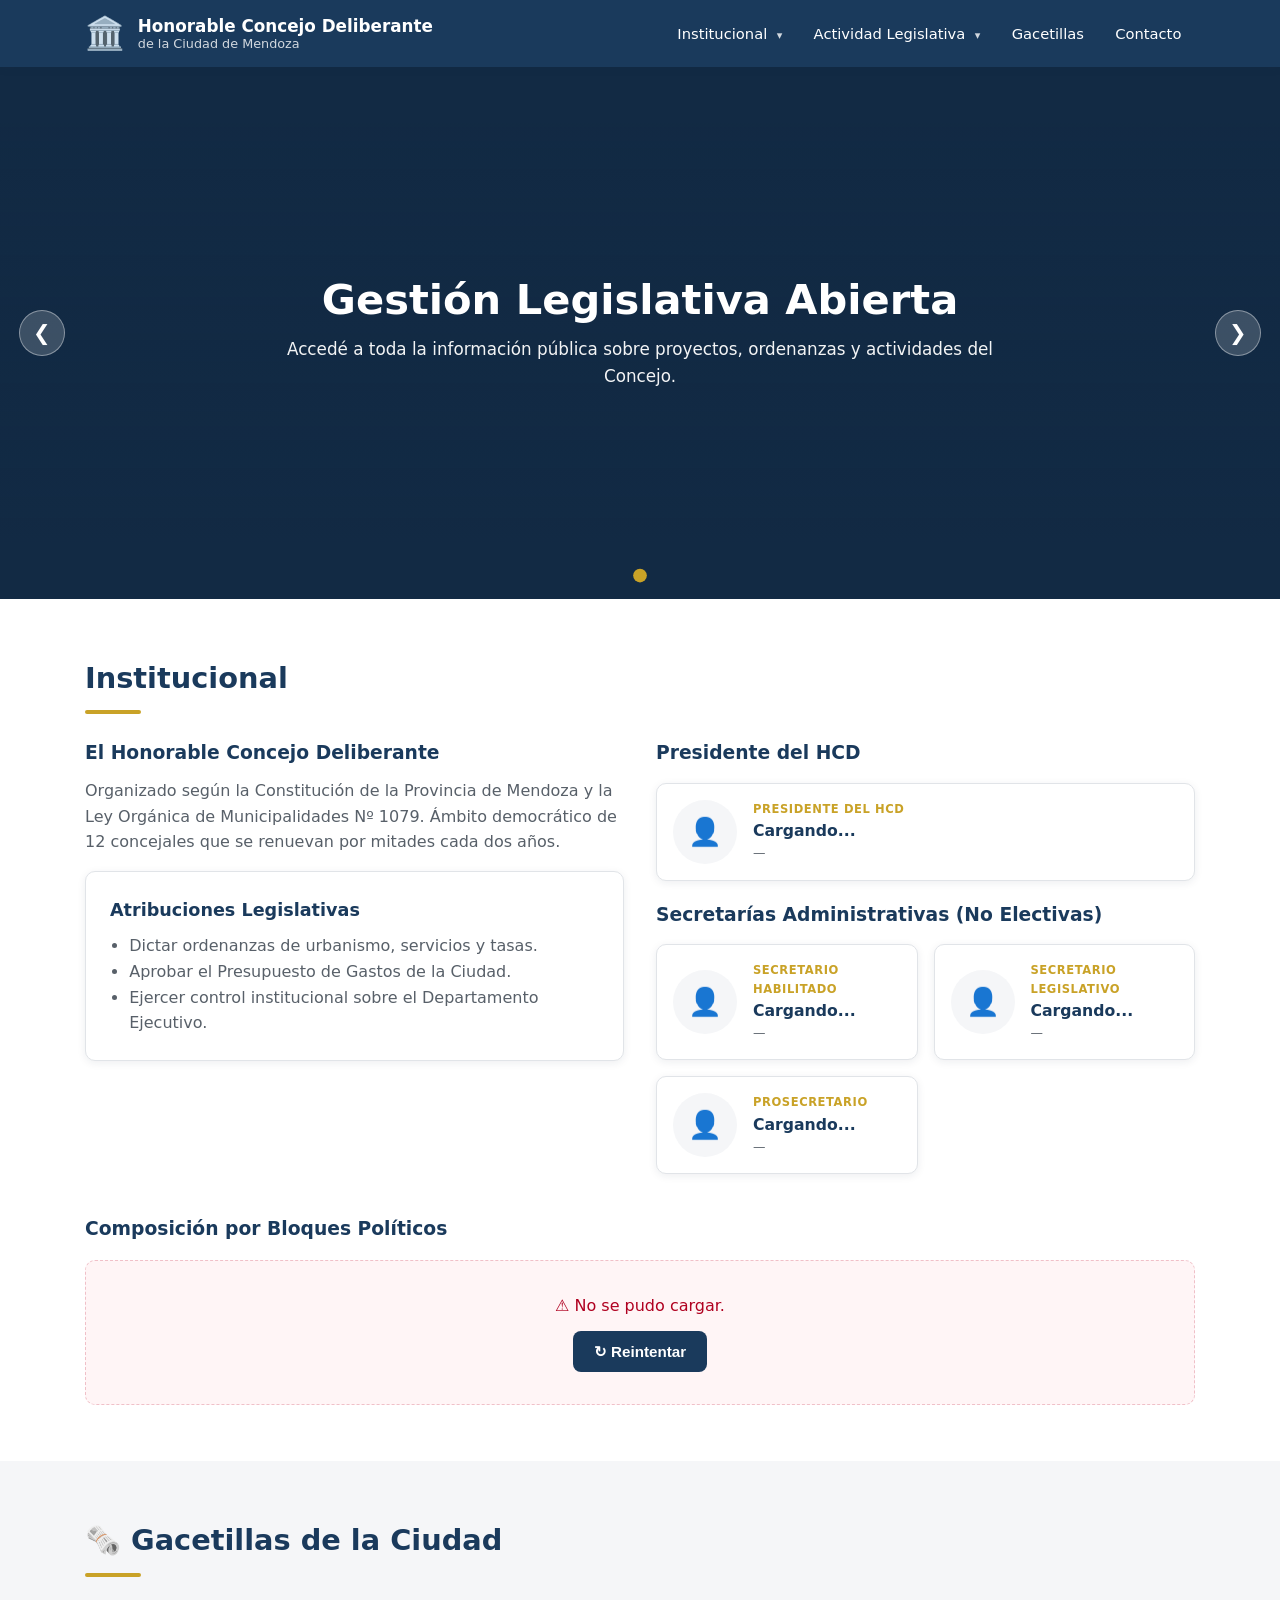
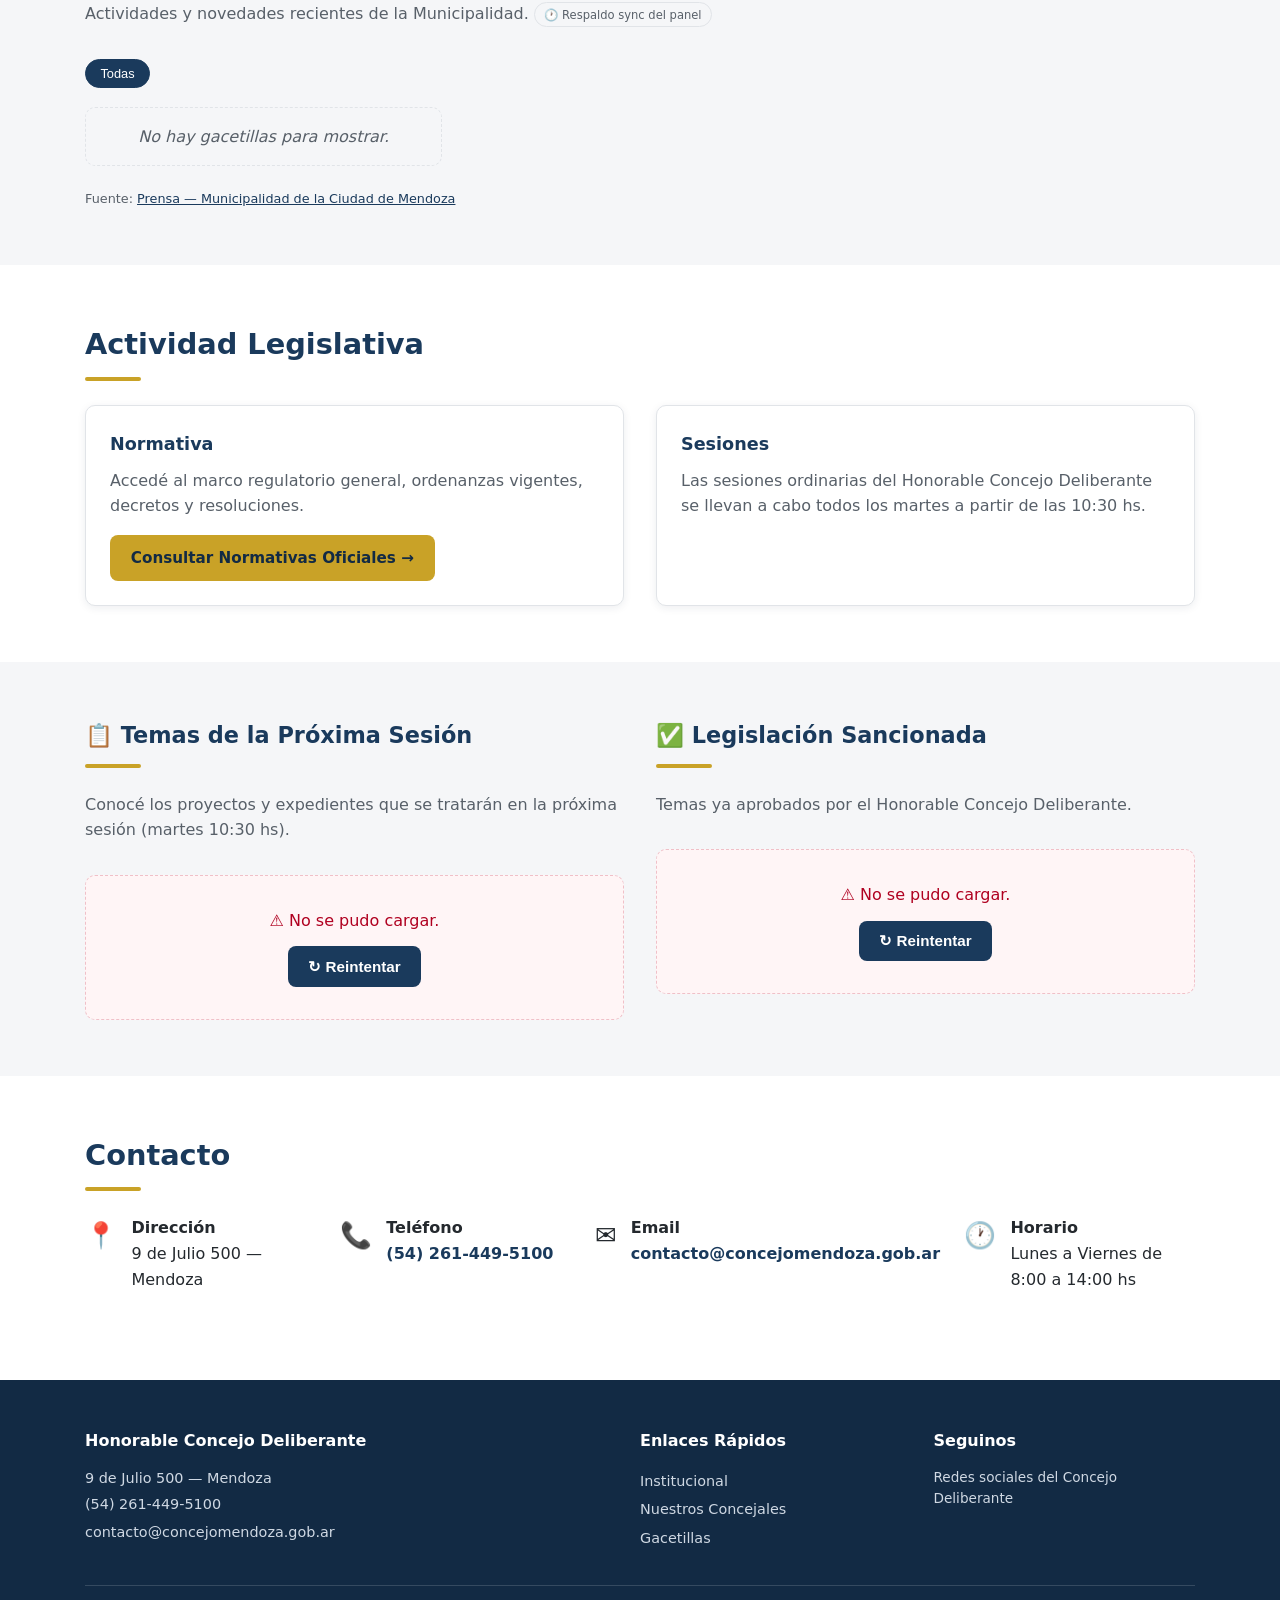
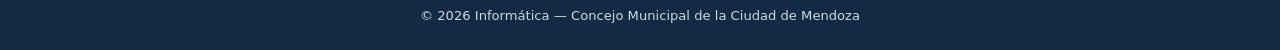
<file: index.html>
<!DOCTYPE html>
<html lang="es">
<head>
    <meta charset="UTF-8">
    <meta name="viewport" content="width=device-width, initial-scale=1.0">
    <title id="seo-title">Honorable Concejo Deliberante — Ciudad de Mendoza</title>
    <meta id="seo-desc" name="description" content="Sitio oficial del Honorable Concejo Deliberante de la Ciudad de Mendoza.">
    <meta name="robots" content="index, follow">
    <meta property="og:type" content="website">
    <meta property="og:title" content="Honorable Concejo Deliberante — Ciudad de Mendoza">
    <meta property="og:locale" content="es_AR">
    <link rel="icon" href="data:image/svg+xml,<svg xmlns=%22http://www.w3.org/2000/svg%22 viewBox=%220 0 100 100%22><text y=%22.9em%22 font-size=%2290%22>🏛️</text></svg>">
    <script type="application/ld+json">
    { "@context":"https://schema.org", "@type":"GovernmentOrganization",
      "name":"Honorable Concejo Deliberante de la Ciudad de Mendoza" }
    </script>
    <style>
        :root {
            --primary:#1a3a5c; --primary-dark:#122a44; --gold:#c9a227;
            --bg:#ffffff; --bg-alt:#f5f6f8; --border:#e1e4e8;
            --text:#24292e; --text-muted:#586069;
            --radius:10px; --shadow:0 2px 8px rgba(20,40,70,.08);
        }
        body.public-dark {
            --primary:#5b8db8; --primary-dark:#0d1b2a; --gold:#e0b93f;
            --bg:#0f1419; --bg-alt:#1a2129; --border:#2b3440;
            --text:#e6edf3; --text-muted:#9aa7b3;
        }
        * { margin:0; padding:0; box-sizing:border-box; }
        html { scroll-behavior:smooth; }
        body { font-family:"Segoe UI",system-ui,-apple-system,sans-serif; color:var(--text); background:var(--bg); line-height:1.6; }
        img { max-width:100%; display:block; }
        a { color:inherit; }

        #anuncio-bar { display:none; padding:.6rem 1.25rem; text-align:center; font-size:.9rem; font-weight:600; }
        #anuncio-bar.visible { display:block; }
        #anuncio-bar a { color:inherit; text-decoration:underline; }

        header.site-header { background:var(--primary); color:#fff; position:sticky; top:0; z-index:100; box-shadow:var(--shadow); }
        .header-inner { max-width:1150px; margin:0 auto; display:flex; align-items:center; justify-content:space-between; padding:.75rem 1.25rem; gap:1rem; }
        body.layout-ancho .header-inner, body.layout-ancho .container { max-width:1400px; }
        body.layout-full .header-inner, body.layout-full .container { max-width:100%; padding-left:2rem; padding-right:2rem; }
        .brand { display:flex; align-items:center; gap:.8rem; }
        .brand .site-logo { font-size:2rem; line-height:1; }
        .brand .site-logo img { width:48px; height:48px; object-fit:contain; }
        .brand h1 { font-size:1.05rem; line-height:1.2; }
        .brand h1 small { display:block; font-weight:400; opacity:.8; font-size:.8rem; }
        nav.main-nav ul { list-style:none; display:flex; gap:.25rem; align-items:center; }
        nav.main-nav > ul > li { position:relative; }
        nav.main-nav a { display:block; padding:.6rem .85rem; color:#fff; text-decoration:none; font-size:.92rem; border-radius:6px; transition:background .2s; white-space:nowrap; position:relative; }
        nav.main-nav a:hover, nav.main-nav a:focus { background:rgba(255,255,255,.14); }
        nav.main-nav > ul > li > a::after { content:''; position:absolute; left:50%; bottom:.15rem; width:0; height:2px; background:var(--gold); transition:width .25s ease, left .25s ease; }
        nav.main-nav > ul > li > a:hover::after { width:60%; left:20%; }
        .dropdown-menu { display:none; position:absolute; top:100%; left:0; background:var(--bg); min-width:230px; border-radius:8px; box-shadow:0 8px 24px rgba(0,0,0,.18); overflow:hidden; padding:.35rem 0; }
        .dropdown:hover .dropdown-menu, .dropdown:focus-within .dropdown-menu { display:block; }
        nav.main-nav .dropdown-menu a { color:var(--text); padding:.55rem 1rem; border-radius:0; }
        nav.main-nav .dropdown-menu a:hover, nav.main-nav .dropdown-menu a:focus { background:var(--bg-alt); color:var(--primary); }
        .caret { font-size:.7rem; opacity:.8; margin-left:.3rem; }
        .menu-toggle { display:none; background:none; border:1px solid rgba(255,255,255,.4); color:#fff; font-size:1.4rem; border-radius:6px; padding:.3rem .7rem; cursor:pointer; }

        .hero { position:relative; overflow:hidden; background:var(--primary-dark); }
        .hero-slides { position:relative; transition:min-height .3s ease; }
        .hero.hero-sm .hero-slides { min-height:280px; }
        .hero.hero-md .hero-slides { min-height:420px; }
        .hero.hero-lg .hero-slides { min-height:560px; }
        .hero.hero-full .hero-slides { min-height:85vh; }
        .slide { position:absolute; inset:0; opacity:0; transition:opacity .6s ease; display:flex; align-items:center; justify-content:center; text-align:center; padding:3rem 1.5rem; background-size:cover; background-position:center; }
        .slide.is-active { opacity:1; z-index:2; }
        .slide::before { content:""; position:absolute; inset:0; background:linear-gradient(180deg,rgba(18,42,68,.55),rgba(18,42,68,.78)); }
        .hero.overlay-light .slide::before { background:linear-gradient(180deg,rgba(18,42,68,.30),rgba(18,42,68,.45)); }
        .hero.overlay-dark .slide::before { background:linear-gradient(180deg,rgba(10,20,35,.72),rgba(10,20,35,.88)); }
        .hero-content { position:relative; color:#fff; max-width:760px; z-index:3; }
        .hero-content h2 { font-size:clamp(1.6rem,4vw,2.6rem); line-height:1.15; margin-bottom:.75rem; }
        .hero-content p { font-size:1.05rem; opacity:.95; }
        .hero-btn { position:absolute; top:50%; transform:translateY(-50%); background:rgba(255,255,255,.18); border:1px solid rgba(255,255,255,.4); color:#fff; font-size:1.3rem; width:46px; height:46px; border-radius:50%; cursor:pointer; z-index:5; transition:background .2s; }
        .hero-btn:hover { background:rgba(255,255,255,.35); }
        .hero-btn.prev { left:1.2rem; }
        .hero-btn.next { right:1.2rem; }
        .hero-dots { position:absolute; bottom:1.1rem; left:50%; transform:translateX(-50%); display:flex; gap:.5rem; z-index:5; }
        .hero-dots button { width:11px; height:11px; border-radius:50%; border:none; background:rgba(255,255,255,.5); cursor:pointer; padding:0; transition:background .2s,transform .2s; }
        .hero-dots button.active { background:var(--gold); transform:scale(1.25); }
        .hero.no-flechas .hero-btn { display:none; }
        .hero.no-dots .hero-dots { display:none; }

        .container { max-width:1150px; margin:0 auto; padding:0 1.25rem; }
        section { padding:3.5rem 0; }
        section.alt { background:var(--bg-alt); }
        body.no-alternado section.alt { background:var(--bg); }
        section.section-large { padding:5rem 0; }
        section.section-featured { padding:6rem 0; background:linear-gradient(135deg,var(--primary) 0%,var(--primary-dark) 100%); color:#fff; }
        section.section-featured .section-title, section.section-featured h3 { color:#fff; }
        section.section-featured .section-sub, section.section-featured p { color:rgba(255,255,255,.85); }
        section.section-featured .card { background:rgba(255,255,255,.1); border-color:rgba(255,255,255,.2); }
        section.section-featured .card h3 { color:#fff; }
        section.section-featured .card ul { color:rgba(255,255,255,.9); }
        section.section-hidden { display:none !important; }

        /* ===== Animaciones ===== */
        @media (prefers-reduced-motion: no-preference) {
            #main-content > section { opacity:0; transform:translateY(28px); transition:opacity .7s ease, transform .7s ease; }
            #main-content > section.in-view { opacity:1; transform:none; }
            .slide.is-active { animation:heroZoom 8s ease-out forwards; }
            @keyframes heroZoom { from{ transform:scale(1.06); } to{ transform:scale(1); } }
        }

        .section-title { font-size:1.8rem; color:var(--primary); margin-bottom:.35rem; }
        .section-sub { color:var(--text-muted); margin-bottom:2rem; max-width:720px; }
        .rule { width:56px; height:4px; background:var(--gold); border-radius:2px; margin:.6rem 0 1.5rem; }
        .grid-2 { display:grid; grid-template-columns:1fr 1fr; gap:2rem; }
        .card { background:var(--bg); border:1px solid var(--border); border-radius:var(--radius); padding:1.5rem; box-shadow:var(--shadow); transition:transform .25s ease, box-shadow .25s ease; }
        .card:hover { transform:translateY(-3px); box-shadow:0 10px 24px rgba(20,40,70,.12); }
        .card h3 { color:var(--primary); font-size:1.1rem; margin-bottom:.6rem; }
        .card ul { padding-left:1.2rem; color:var(--text-muted); }
        .btn { display:inline-block; background:var(--primary); color:#fff; padding:.7rem 1.3rem; border-radius:8px; text-decoration:none; font-weight:600; border:none; cursor:pointer; font-size:.95rem; transition:background .2s, transform .2s, box-shadow .2s; }
        .btn:hover { background:var(--primary-dark); transform:translateY(-2px); box-shadow:0 8px 18px rgba(20,40,70,.2); }
        .btn.dorado { background:var(--gold); color:var(--primary-dark); }
        .btn.dorado:hover { background:#b8931f; }
        .btn.secondary { background:var(--bg); color:var(--text); border:1px solid var(--border); }

        .accesos-grid { display:grid; grid-template-columns:repeat(4,1fr); gap:1rem; }
        .acceso-card { background:var(--bg); border:1px solid var(--border); border-radius:var(--radius); padding:1.5rem 1rem; text-align:center; text-decoration:none; box-shadow:var(--shadow); transition:transform .2s; }
        .acceso-card:hover { transform:translateY(-4px); border-color:var(--gold); }
        .acceso-card .acceso-ico { font-size:2rem; margin-bottom:.5rem; }
        .acceso-card h4 { color:var(--primary); font-size:.95rem; }

        .org-grid { display:grid; grid-template-columns:repeat(2,1fr); gap:1rem; }
        .org-card { display:flex; align-items:center; gap:1rem; background:var(--bg); border:1px solid var(--border); border-radius:var(--radius); padding:1rem; box-shadow:var(--shadow); }
        .org-card .avatar { width:64px; height:64px; border-radius:50%; background:var(--bg-alt); flex-shrink:0; display:flex; align-items:center; justify-content:center; font-size:1.7rem; overflow:hidden; }
        .org-card .avatar img { width:100%; height:100%; object-fit:cover; }
        .org-card .org-cargo { font-size:.72rem; text-transform:uppercase; letter-spacing:.05em; color:var(--gold); font-weight:700; display:block; }
        .org-card h4 { color:var(--primary); font-size:.98rem; }
        .org-card .meta { font-size:.78rem; color:var(--text-muted); }

        /* ===== Carrusel coverflow de concejales ===== */
        .bloque-item { background:var(--bg); border:1px solid var(--border); border-left:5px solid var(--gold); border-radius:var(--radius); padding:1.2rem; margin-bottom:2.2rem; box-shadow:var(--shadow); }
        .bloque-item h3 { color:var(--primary); margin-bottom:.2rem; }
        .bloque-pres { font-size:.85rem; color:var(--text-muted); margin-bottom:.4rem; }
        .cf-carousel { position:relative; overflow:hidden; padding:.5rem 0 0; }
        .cf-stage { position:relative; height:440px; display:flex; align-items:center; justify-content:center; perspective:1400px; }
        .cf-slide { position:absolute; width:300px; height:380px; border-radius:16px; overflow:hidden; background:var(--bg-alt); box-shadow:0 12px 30px rgba(15,30,60,.18); transition:transform .55s ease, opacity .55s ease; cursor:pointer; }
        .cf-slide img, .cf-slide .cf-noimg { width:100%; height:100%; object-fit:cover; display:block; }
        .cf-noimg { display:flex; align-items:center; justify-content:center; font-size:4rem; }
        .cf-carousel.cf-sm .cf-stage { height:330px; }
        .cf-carousel.cf-sm .cf-slide { width:220px; height:280px; }
        .cf-carousel.cf-md .cf-stage { height:440px; }
        .cf-carousel.cf-md .cf-slide { width:300px; height:380px; }
        .cf-carousel.cf-lg .cf-stage { height:560px; }
        .cf-carousel.cf-lg .cf-slide { width:380px; height:480px; }
        .cf-name { position:absolute; left:0; right:0; color:#fff; text-align:center; }
        .cf-name strong { display:block; font-size:1rem; }
        .cf-name small { display:block; font-size:.75rem; opacity:.85; margin-top:.15rem; }
        .cf-carousel.name-abajo .cf-name { bottom:0; padding:2.4rem .8rem .9rem; background:linear-gradient(180deg, transparent, rgba(10,20,40,.88)); }
        .cf-carousel.name-arriba .cf-name { top:0; padding:.9rem .8rem 2.4rem; background:linear-gradient(0deg, transparent, rgba(10,20,40,.88)); }
        .cf-carousel.name-oculto .cf-name { display:none; }
        .cf-arrow { position:absolute; top:50%; transform:translateY(-50%); width:44px; height:44px; border-radius:50%; border:none; background:rgba(100,110,125,.85); color:#fff; font-size:1rem; cursor:pointer; z-index:200; transition:background .2s; }
        .cf-arrow:hover { background:var(--primary); }
        .cf-arrow.prev { left:6px; }
        .cf-arrow.next { right:6px; }
        .cf-carousel.no-flechas .cf-arrow { display:none; }
        .cf-dots { display:flex; gap:.45rem; justify-content:center; margin-top:1rem; }
        .cf-dot { width:10px; height:10px; border-radius:50%; border:none; padding:0; background:#b9c2d0; cursor:pointer; transition:background .2s, transform .2s; }
        .cf-dot.active { background:var(--primary); transform:scale(1.25); }
        .cf-carousel.no-dots .cf-dots { display:none; }
        .cf-ver-todos { display:block; text-align:center; margin:1.6rem 0 0; color:var(--primary); font-weight:700; text-decoration:none; font-size:1rem; }
        .cf-ver-todos:hover { color:var(--gold); }
        @media (max-width:720px) {
            .cf-carousel .cf-stage { height:340px; }
            .cf-carousel .cf-slide { width:220px; height:290px; }
            .cf-carousel.cf-lg .cf-stage { height:400px; }
            .cf-carousel.cf-lg .cf-slide { width:260px; height:340px; }
        }

        /* ===== Fuente de datos (gacetillas) ===== */
        .fuente-badge { display:inline-block; font-size:.72rem; background:var(--bg-alt); border:1px solid var(--border); padding:.15rem .6rem; border-radius:999px; color:var(--text-muted); }
        .fuente-link { margin-top:1.4rem; font-size:.8rem; color:var(--text-muted); }
        .fuente-link a { color:var(--primary); }

        /* ===== Canvas de gacetillas ===== */
        .gac-filtros { display:flex; gap:.5rem; flex-wrap:wrap; margin-bottom:1.2rem; }
        .gac-chip { border:1px solid var(--border); background:var(--bg); color:var(--text); border-radius:999px; padding:.35rem .9rem; font-size:.8rem; cursor:pointer; }
        .gac-chip.active { background:var(--primary); color:#fff; border-color:var(--primary); }
        .gac-canvas { columns:3 260px; column-gap:1.2rem; }
        .gac-card { break-inside:avoid; margin-bottom:1.2rem; background:var(--bg); border:1px solid var(--border); border-radius:var(--radius); overflow:hidden; box-shadow:var(--shadow); }
        .gac-card img { width:100%; display:block; }
        .gac-body { padding:1rem; }
        .gac-cat { display:inline-block; font-size:.68rem; font-weight:700; text-transform:uppercase; background:var(--bg-alt); color:var(--primary); border-radius:6px; padding:.15rem .5rem; margin-bottom:.4rem; }
        .gac-body h3 { font-size:.98rem; color:var(--primary); margin:.2rem 0 .35rem; }
        .gac-body time { font-size:.72rem; color:var(--gold); font-weight:700; }
        .gac-body p { font-size:.85rem; color:var(--text-muted); }
        .gac-body a { display:inline-block; margin-top:.6rem; font-size:.85rem; font-weight:600; color:var(--primary); text-decoration:none; }
        .temas-box ul { list-style:none; }
        .temas-box li { background:var(--bg); border:1px solid var(--border); border-radius:var(--radius); padding:.9rem 1.1rem; margin-bottom:.7rem; box-shadow:var(--shadow); }
        .temas-box li strong { color:var(--primary); display:block; margin-top:.25rem; }
        .temas-box li small { color:var(--text-muted); }
        .tipo-badge { display:inline-block; font-size:.7rem; font-weight:700; text-transform:uppercase; padding:.2rem .55rem; border-radius:6px; background:var(--bg-alt); color:var(--primary); }
        .tipo-badge.aprobado { background:#e0f5e6; color:#1a7a3a; }
        .empty-msg { color:var(--text-muted); font-style:italic; padding:1rem; border:1px dashed var(--border); border-radius:var(--radius); text-align:center; }

        .loading { text-align:center; padding:2rem; color:var(--text-muted); border:1px dashed var(--border); border-radius:var(--radius); grid-column:1/-1; }
        .state-error { color:#b00020; border-color:#f0c0c8; background:#fff5f6; }
        .state-error .btn { margin-top:.8rem; }
        .spinner { width:28px; height:28px; border:3px solid var(--border); border-top-color:var(--primary); border-radius:50%; margin:0 auto .8rem; animation:spin .8s linear infinite; }
        @keyframes spin { to { transform:rotate(360deg); } }

        .contacto-grid { display:grid; grid-template-columns:repeat(4,1fr); gap:1.5rem; }
        .contacto-item { display:flex; gap:.9rem; align-items:flex-start; }
        .contacto-item .ico { font-size:1.6rem; }
        .contacto-item a { color:var(--primary); text-decoration:none; font-weight:600; }
        .contacto-item a:hover { text-decoration:underline; }

        footer.site-footer { background:var(--primary-dark); color:#cfd8e3; padding:3rem 0 1.5rem; margin-top:2rem; }
        .footer-grid { display:grid; grid-template-columns:2fr 1fr 1fr; gap:2rem; margin-bottom:2rem; }
        .footer-grid h4 { color:#fff; margin-bottom:.8rem; font-size:1rem; }
        .footer-grid ul { list-style:none; }
        .footer-grid a { color:#cfd8e3; text-decoration:none; font-size:.9rem; line-height:2; }
        .footer-grid a:hover { color:var(--gold); }
        .footer-redes { display:flex; gap:.8rem; flex-wrap:wrap; }
        .footer-redes a { display:inline-flex; align-items:center; justify-content:center; width:40px; height:40px; border-radius:50%; background:rgba(255,255,255,.1); font-size:1.1rem; transition:background .2s; }
        .footer-redes a:hover { background:var(--gold); }
        .footer-bottom { border-top:1px solid rgba(255,255,255,.15); padding-top:1.2rem; text-align:center; font-size:.82rem; }
        #backTop { position:fixed; bottom:1.4rem; right:1.4rem; width:44px; height:44px; border-radius:50%; background:var(--gold); color:var(--primary-dark); border:none; font-size:1.2rem; cursor:pointer; display:none; z-index:90; box-shadow:var(--shadow); }
        #backTop.visible { display:block; }
        #publicDarkToggle { position:fixed; bottom:1.4rem; right:4.5rem; width:44px; height:44px; border-radius:50%; background:var(--primary); color:#fff; border:none; font-size:1.1rem; cursor:pointer; display:none; z-index:90; box-shadow:var(--shadow); }
        #publicDarkToggle.visible { display:block; }

        @media (max-width:900px) {
            .footer-grid { grid-template-columns:1fr 1fr; }
            .accesos-grid { grid-template-columns:repeat(2,1fr); }
            .contacto-grid { grid-template-columns:repeat(2,1fr); }
        }
        @media (max-width:720px) {
            .menu-toggle { display:block; }
            nav.main-nav { display:none; width:100%; }
            nav.main-nav.open { display:block; }
            nav.main-nav ul { flex-direction:column; align-items:stretch; padding:.5rem 0 1rem; }
            .dropdown-menu { position:static; display:block; box-shadow:none; background:rgba(255,255,255,.08); }
            nav.main-nav .dropdown-menu a { color:#dbe4ee; padding-left:2rem; }
            .header-inner { flex-wrap:wrap; }
            .grid-2, .contacto-grid, .footer-grid, .org-grid { grid-template-columns:1fr; }
        }
    </style>
</head>
<body>

    <div id="anuncio-bar"></div>

    <header class="site-header">
        <div class="header-inner">
            <div class="brand">
                <span class="site-logo" id="site-logo" aria-hidden="true">🏛️</span>
                <h1><span id="site-name">Honorable Concejo Deliberante</span> <small id="site-subtitle">de la Ciudad de Mendoza</small></h1>
            </div>
            <button class="menu-toggle" id="menuToggle" aria-label="Abrir menú" aria-expanded="false" aria-controls="mainNav">☰</button>
            <nav class="main-nav" id="mainNav" aria-label="Navegación principal">
                <ul>
                    <li class="dropdown">
                        <a href="#institucional">Institucional <span class="caret" aria-hidden="true">▾</span></a>
                        <div class="dropdown-menu">
                            <a href="#institucional">El Concejo</a>
                            <a href="#concejales">Concejales</a>
                            <a href="#institucional">Reglamento</a>
                        </div>
                    </li>
                    <li class="dropdown">
                        <a href="#actividad">Actividad Legislativa <span class="caret" aria-hidden="true">▾</span></a>
                        <div class="dropdown-menu">
                            <a href="#actividad">Material de Sesión</a>
                            <a href="#actividad">Sesiones</a>
                            <a href="#temas-sesion">Temas de la Próxima Sesión</a>
                        </div>
                    </li>
                    <li><a href="#gacetillas">Gacetillas</a></li>
                    <li><a href="#contacto">Contacto</a></li>
                </ul>
            </nav>
        </div>
    </header>

    <section class="hero hero-md" id="hero" aria-roledescription="carrusel" aria-label="Banners destacados">
        <div class="hero-slides" id="hero-slides">
            <div class="slide is-active">
                <div class="hero-content">
                    <h2 data-text="hero_titulo">Gestión Legislativa Abierta</h2>
                    <p data-text="hero_subtitulo">Accedé a toda la información pública sobre proyectos, ordenanzas y actividades del Concejo.</p>
                </div>
            </div>
        </div>
        <button class="hero-btn prev" id="heroPrev" aria-label="Banner anterior"><span aria-hidden="true">❮</span></button>
        <button class="hero-btn next" id="heroNext" aria-label="Banner siguiente"><span aria-hidden="true">❯</span></button>
        <div class="hero-dots" id="heroDots" role="tablist" aria-label="Seleccionar banner"></div>
    </section>

    <main id="main-content">

        <section id="accesos-rapidos" class="section-hidden">
            <div class="container">
                <h2 class="section-title" data-text="accesos_titulo">Accesos Rápidos</h2>
                <div class="rule"></div>
                <div class="accesos-grid" id="accesos-grid"></div>
            </div>
        </section>

        <section id="institucional">
            <div class="container">
                <h2 class="section-title" data-text="institucional_titulo">Institucional</h2>
                <div class="rule"></div>
                <div class="grid-2">
                    <div id="el-concejo">
                        <h3 style="color:var(--primary);margin-bottom:.6rem;">El Honorable Concejo Deliberante</h3>
                        <p style="color:var(--text-muted);margin-bottom:1rem;" data-text="institucional_descripcion">
                            Organizado según la Constitución de la Provincia de Mendoza y la Ley Orgánica de
                            Municipalidades Nº 1079. Ámbito democrático de 12 concejales que se renuevan por
                            mitades cada dos años.
                        </p>
                        <div class="card">
                            <h3>Atribuciones Legislativas</h3>
                            <ul>
                                <li>Dictar ordenanzas de urbanismo, servicios y tasas.</li>
                                <li>Aprobar el Presupuesto de Gastos de la Ciudad.</li>
                                <li>Ejercer control institucional sobre el Departamento Ejecutivo.</li>
                            </ul>
                        </div>
                    </div>
                    <div>
                        <h3 style="color:var(--primary);margin-bottom:.9rem;">Presidente del HCD</h3>
                        <div id="org-presidente" class="org-card" style="margin-bottom:1.2rem;">
                            <div class="avatar">👤</div>
                            <div><span class="org-cargo">Presidente del HCD</span><h4>Cargando...</h4><p class="meta">—</p></div>
                        </div>
                        <h3 style="color:var(--primary);margin-bottom:.9rem;">Secretarías Administrativas (No Electivas)</h3>
                        <div class="org-grid">
                            <div id="org-secretario-1" class="org-card"><div class="avatar">👤</div><div><span class="org-cargo">Secretario Habilitado</span><h4>Cargando...</h4><p class="meta">—</p></div></div>
                            <div id="org-secretario-2" class="org-card"><div class="avatar">👤</div><div><span class="org-cargo">Secretario Legislativo</span><h4>Cargando...</h4><p class="meta">—</p></div></div>
                            <div id="org-secretario-3" class="org-card"><div class="avatar">👤</div><div><span class="org-cargo">Prosecretario</span><h4>Cargando...</h4><p class="meta">—</p></div></div>
                        </div>
                    </div>
                </div>
                <h3 id="concejales" style="color:var(--primary);margin:2.5rem 0 1rem;">Composición por Bloques Políticos</h3>
                <div id="bloques-list"><div class="loading"><div class="spinner"></div>Cargando bloques...</div></div>
            </div>
        </section>

        <!-- ===== CANVAS DE GACETILLAS ===== -->
        <section id="gacetillas" class="alt">
            <div class="container">
                <h2 class="section-title" data-text="gacetillas_titulo">🗞️ Gacetillas de la Ciudad</h2>
                <div class="rule"></div>
                <p class="section-sub">Actividades y novedades recientes de la Municipalidad. <span class="fuente-badge" id="gac-badge"></span></p>
                <div class="gac-filtros" id="gac-filtros"></div>
                <div class="gac-canvas" id="gac-canvas"><div class="loading"><div class="spinner"></div>Cargando gacetillas...</div></div>
                <div style="text-align:center;margin-top:1.4rem;"><button class="btn secondary" id="gac-mas" type="button" style="display:none;">Cargar más</button></div>
                <p class="fuente-link">Fuente: <a href="https://prensa.ciudaddemendoza.gob.ar/" target="_blank" rel="noopener">Prensa — Municipalidad de la Ciudad de Mendoza</a></p>
            </div>
        </section>

        <section id="actividad">
            <div class="container">
                <h2 class="section-title" data-text="actividad_titulo">Actividad Legislativa</h2>
                <div class="rule"></div>
                <div class="grid-2">
                    <div class="card">
                        <h3>Normativa</h3>
                        <p style="color:var(--text-muted);margin-bottom:1rem;">Accedé al marco regulatorio general, ordenanzas vigentes, decretos y resoluciones.</p>
                        <a class="btn dorado" href="https://apex.ciudaddemendoza.gov.ar/apex/produccion/f?p=204:3005" target="_blank" rel="noopener">Consultar Normativas Oficiales →</a>
                    </div>
                    <div class="card">
                        <h3>Sesiones</h3>
                        <p style="color:var(--text-muted);">Las sesiones ordinarias del Honorable Concejo Deliberante se llevan a cabo todos los martes a partir de las 10:30 hs.</p>
                    </div>
                </div>
            </div>
        </section>

        <section id="temas-sesion" class="alt">
            <div class="container">
                <div class="grid-2">
                    <div class="temas-box">
                        <h2 class="section-title" style="font-size:1.4rem;" data-text="temas_titulo">📋 Temas de la Próxima Sesión</h2>
                        <div class="rule"></div>
                        <p class="section-sub" data-text="temas_descripcion">Conocé los proyectos y expedientes que se tratarán en la próxima sesión (martes 10:30 hs).</p>
                        <div id="temas-sesion-lista"><div class="loading"><div class="spinner"></div>Cargando temas...</div></div>
                    </div>
                    <div class="temas-box">
                        <h2 class="section-title" style="font-size:1.4rem;" data-text="sancionada_titulo">✅ Legislación Sancionada</h2>
                        <div class="rule"></div>
                        <p class="section-sub">Temas ya aprobados por el Honorable Concejo Deliberante.</p>
                        <div id="temas-aprobados-lista"><div class="loading"><div class="spinner"></div>Cargando temas aprobados...</div></div>
                    </div>
                </div>
            </div>
        </section>

        <section id="contacto">
            <div class="container">
                <h2 class="section-title" data-text="contacto_titulo">Contacto</h2>
                <div class="rule"></div>
                <div class="contacto-grid">
                    <div class="contacto-item"><span class="ico" aria-hidden="true">📍</span><div><strong>Dirección</strong><br><span data-contact="dir">9 de Julio 500 — Mendoza</span></div></div>
                    <div class="contacto-item"><span class="ico" aria-hidden="true">📞</span><div><strong>Teléfono</strong><br><a href="tel:" data-contact="tel-link"><span data-contact="tel">(54) 261-449-5100</span></a></div></div>
                    <div class="contacto-item"><span class="ico" aria-hidden="true">✉️</span><div><strong>Email</strong><br><a href="mailto:" data-contact="mail-link"><span data-contact="mail">contacto@concejomendoza.gob.ar</span></a></div></div>
                    <div class="contacto-item"><span class="ico" aria-hidden="true">🕐</span><div><strong>Horario</strong><br><span data-contact="horario">Lunes a Viernes de 8:00 a 14:00 hs</span></div></div>
                </div>
            </div>
        </section>
    </main>

    <footer class="site-footer">
        <div class="container">
            <div class="footer-grid">
                <div>
                    <h4 id="footer-name">Honorable Concejo Deliberante</h4>
                    <p style="font-size:.9rem;">
                        <span data-contact="dir">9 de Julio 500 — Mendoza</span><br>
                        <a href="tel:" data-contact="tel-link"><span data-contact="tel">(54) 261-449-5100</span></a><br>
                        <a href="mailto:" data-contact="mail-link"><span data-contact="mail">contacto@concejomendoza.gob.ar</span></a>
                    </p>
                </div>
                <div>
                    <h4>Enlaces Rápidos</h4>
                    <ul>
                        <li><a href="#institucional">Institucional</a></li>
                        <li><a href="#concejales">Nuestros Concejales</a></li>
                        <li><a href="#gacetillas">Gacetillas</a></li>
                    </ul>
                </div>
                <div>
                    <h4>Seguinos</h4>
                    <div class="footer-redes" id="footer-redes">
                        <p style="font-size:.85rem;">Redes sociales del Concejo Deliberante</p>
                    </div>
                </div>
            </div>
            <div class="footer-bottom" id="footer-copyright">© 2026 Informática — Concejo Municipal de la Ciudad de Mendoza</div>
        </div>
    </footer>

    <button id="backTop" aria-label="Volver arriba">↑</button>
    <button id="publicDarkToggle" aria-label="Cambiar modo oscuro">🌙</button>

    <script>
    const menuToggle = document.getElementById('menuToggle');
    const mainNav = document.getElementById('mainNav');
    menuToggle.addEventListener('click', () => {
        const open = mainNav.classList.toggle('open');
        menuToggle.setAttribute('aria-expanded', open);
    });

    let heroIndex = 0, heroTimer = null, heroDelay = 6000;
    const getSlides = () => Array.from(document.querySelectorAll('#hero-slides .slide'));
    function renderDots() {
        const dots = document.getElementById('heroDots');
        const slides = getSlides();
        dots.innerHTML = '';
        slides.forEach((_, j) => {
            const b = document.createElement('button');
            b.setAttribute('aria-label', 'Ir al banner ' + (j+1));
            if (j === heroIndex) b.classList.add('active');
            b.addEventListener('click', () => { goHero(j); startHero(); });
            dots.appendChild(b);
        });
    }
    function goHero(i) {
        const slides = getSlides();
        if (!slides.length) return;
        heroIndex = (i + slides.length) % slides.length;
        slides.forEach((el, j) => el.classList.toggle('is-active', j === heroIndex));
        renderDots();
    }
    function startHero() {
        clearInterval(heroTimer);
        if (heroDelay > 0) heroTimer = setInterval(() => goHero(heroIndex+1), heroDelay);
    }
    document.getElementById('heroNext').addEventListener('click', () => { goHero(heroIndex+1); startHero(); });
    document.getElementById('heroPrev').addEventListener('click', () => { goHero(heroIndex-1); startHero(); });
    window.refreshHero = () => { heroIndex = 0; goHero(0); startHero(); };
    window.setHeroDelay = (ms) => { heroDelay = ms; startHero(); };
    startHero(); renderDots();

    const backTop = document.getElementById('backTop');
    window.addEventListener('scroll', () => backTop.classList.toggle('visible', window.scrollY > 500));
    backTop.addEventListener('click', () => window.scrollTo({ top:0, behavior:'smooth' }));

    const darkBtn = document.getElementById('publicDarkToggle');
    darkBtn.addEventListener('click', () => {
        document.body.classList.toggle('public-dark');
        localStorage.setItem('hcd_public_dark', document.body.classList.contains('public-dark') ? '1' : '0');
        darkBtn.textContent = document.body.classList.contains('public-dark') ? '☀️' : '🌙';
    });
    </script>

    <script src="js/fuentes-externas.js"></script>
    <script src="js/content-loader.js"></script>
</body>
</html>
</file>
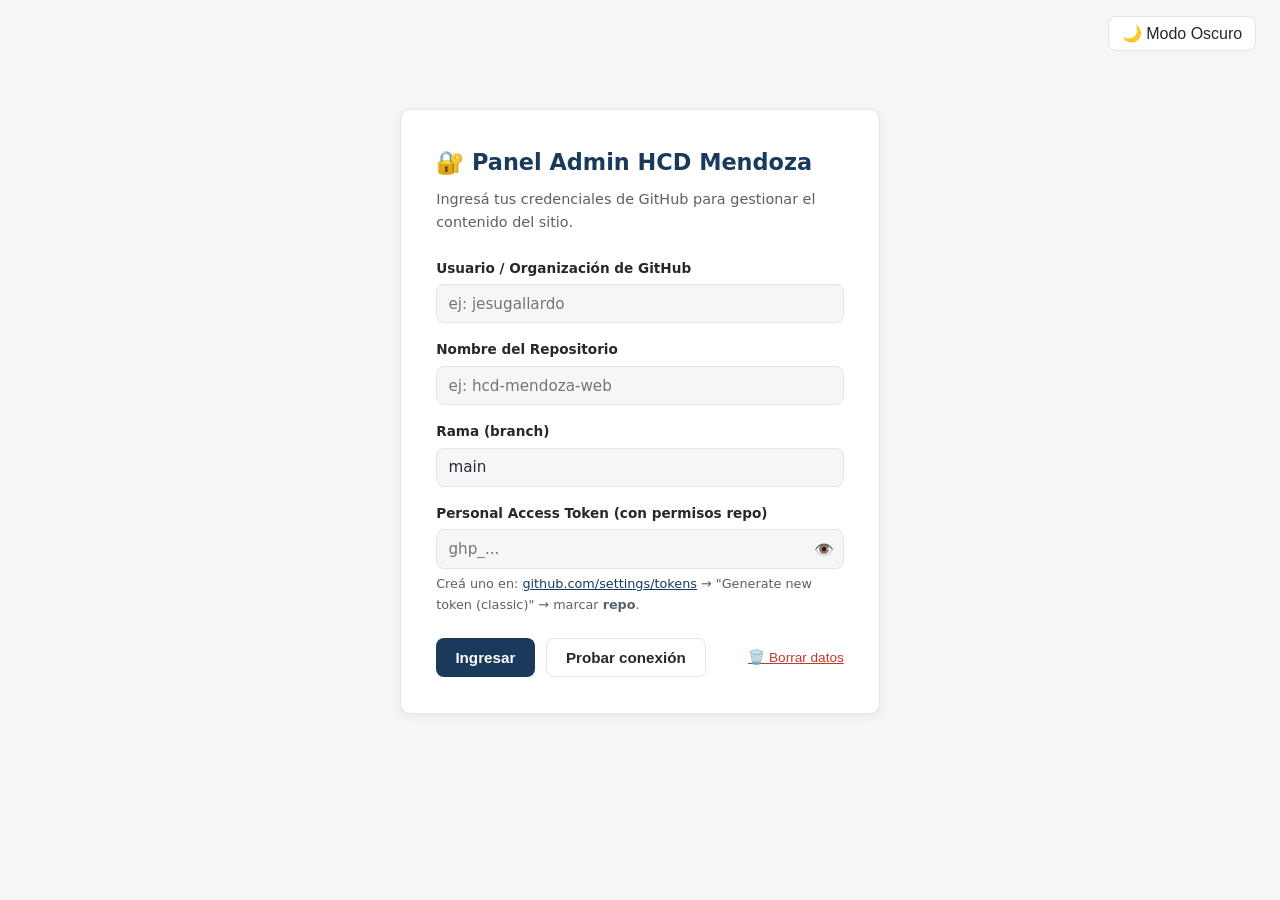
<file: admin.html>
<!DOCTYPE html>
<html lang="es">
<head>
    <meta charset="UTF-8">
    <meta name="viewport" content="width=device-width, initial-scale=1.0">
    <title>Panel Admin — HCD Mendoza</title>
    <meta name="robots" content="noindex, nofollow">
    <link rel="icon" href="data:image/svg+xml,<svg xmlns=%22http://www.w3.org/2000/svg%22 viewBox=%220 0 100 100%22><text y=%22.9em%22 font-size=%2290%22>🔐</text></svg>">
    <style>
        :root { --primary:#1a3a5c; --primary-dark:#122a44; --gold:#c9a227; --bg:#f5f6f8; --surface:#fff; --border:#e1e4e8; --text:#24292e; --text-muted:#586069; --danger:#c0392b; --radius:10px; --shadow:0 2px 8px rgba(20,40,70,.08); }
        body.dark { --bg:#0f1419; --surface:#1a2129; --border:#2b3440; --text:#e6edf3; --text-muted:#9aa7b3; }
        * { margin:0; padding:0; box-sizing:border-box; }
        body { font-family:"Segoe UI",system-ui,sans-serif; background:var(--bg); color:var(--text); line-height:1.6; }
        .top-actions { display:flex; justify-content:flex-end; padding:1rem 1.5rem 0; }
        .icon-btn { background:var(--surface); border:1px solid var(--border); color:var(--text); border-radius:8px; padding:.45rem .8rem; cursor:pointer; font-size:1rem; }
        #loginScreen { display:flex; align-items:center; justify-content:center; min-height:80vh; padding:1.5rem; }
        .login-card { background:var(--surface); border:1px solid var(--border); border-radius:var(--radius); box-shadow:var(--shadow); padding:2.2rem; width:100%; max-width:480px; }
        .login-card h1 { color:var(--primary); font-size:1.4rem; margin-bottom:.4rem; }
        body.dark .login-card h1 { color:var(--gold); }
        .login-card .sub { color:var(--text-muted); font-size:.9rem; margin-bottom:1.5rem; }
        .field { margin-bottom:1rem; }
        .field label { display:block; font-size:.85rem; font-weight:600; margin-bottom:.3rem; }
        .field input, .field select, .field textarea { width:100%; padding:.6rem .7rem; border:1px solid var(--border); border-radius:8px; background:var(--bg); color:var(--text); font-size:.95rem; font-family:inherit; }
        .field input:focus, .field select:focus, .field textarea:focus { outline:2px solid var(--gold); border-color:var(--gold); }
        .hint { font-size:.8rem; color:var(--text-muted); margin-top:.35rem; }
        .hint a { color:var(--primary); }
        body.dark .hint a { color:var(--gold); }
        .token-wrap { position:relative; }
        .token-wrap input { padding-right:2.5rem; }
        .token-eye { position:absolute; right:.6rem; top:50%; transform:translateY(-50%); background:none; border:none; cursor:pointer; font-size:1rem; color:var(--text-muted); }
        .btn-row { display:flex; gap:.7rem; margin-top:1.4rem; flex-wrap:wrap; }
        .btn { background:var(--primary); color:#fff; border:none; border-radius:8px; padding:.65rem 1.2rem; cursor:pointer; font-weight:600; font-size:.95rem; }
        .btn:hover { background:var(--primary-dark); }
        .btn.secondary { background:var(--surface); color:var(--text); border:1px solid var(--border); }
        .btn.btn-danger { background:var(--danger); }
        .btn.sm { padding:.45rem .8rem; font-size:.85rem; }
        .link-btn { background:none; border:none; color:var(--danger); cursor:pointer; font-size:.85rem; text-decoration:underline; }
        #adminPanel { display:none; max-width:1100px; margin:0 auto; padding:1.5rem; }
        .panel-header { background:var(--surface); border:1px solid var(--border); border-radius:var(--radius); padding:1.2rem 1.5rem; margin-bottom:1.2rem; display:flex; align-items:center; justify-content:space-between; flex-wrap:wrap; gap:1rem; box-shadow:var(--shadow); }
        .panel-header h2 { color:var(--primary); font-size:1.2rem; }
        body.dark .panel-header h2 { color:var(--gold); }
        #repoInfo { font-size:.85rem; color:var(--text-muted); }
        .tabs { display:flex; gap:.4rem; margin-bottom:1.2rem; flex-wrap:wrap; }
        .tab { background:var(--surface); border:1px solid var(--border); color:var(--text); padding:.6rem 1.1rem; border-radius:8px; cursor:pointer; font-weight:600; font-size:.9rem; }
        .tab.active { background:var(--primary); color:#fff; border-color:var(--primary); }
        body.dark .tab.active { background:var(--gold); color:var(--primary-dark); border-color:var(--gold); }
        .panel-section { display:none; background:var(--surface); border:1px solid var(--border); border-radius:var(--radius); padding:1.5rem; box-shadow:var(--shadow); }
        .panel-section.active { display:block; }
        .panel-section h3 { color:var(--primary); margin-bottom:1rem; }
        body.dark .panel-section h3 { color:var(--gold); }
        .form-grid { display:grid; grid-template-columns:1fr 1fr; gap:1rem; }
        .form-grid .full { grid-column:1/-1; }
        img.preview { max-width:180px; max-height:120px; border-radius:8px; margin-top:.6rem; display:none; border:1px solid var(--border); object-fit:cover; }
        .item-card { display:flex; align-items:center; gap:1rem; background:var(--bg); border:1px solid var(--border); border-radius:8px; padding:.8rem 1rem; margin-bottom:.7rem; flex-wrap:wrap; }
        .item-card img { width:60px; height:60px; object-fit:cover; border-radius:6px; }
        .item-info { flex:1; min-width:200px; }
        .item-info h4 { color:var(--text); font-size:.95rem; }
        .item-info small { color:var(--text-muted); font-size:.8rem; }
        .item-actions { display:flex; gap:.5rem; align-items:center; }
        .item-actions .btn { padding:.45rem .8rem; font-size:.85rem; }
        .status-bar { position:fixed; bottom:1.5rem; left:50%; transform:translateX(-50%) translateY(20px); background:var(--primary); color:#fff; padding:.7rem 1.4rem; border-radius:999px; font-size:.9rem; opacity:0; pointer-events:none; transition:opacity .3s,transform .3s; z-index:200; box-shadow:var(--shadow); }
        .status-bar.show { opacity:1; transform:translateX(-50%) translateY(0); }
        .status-bar.success { background:#1a7a3a; }
        .status-bar.error { background:var(--danger); }
        .counter { font-size:.8rem; color:var(--text-muted); }
        .counter.warn { color:var(--gold); font-weight:700; }
        /* Editor de secciones / enlaces */
        .section-item, .enlace-item { background:var(--surface); border:1px solid var(--border); border-radius:8px; padding:.9rem 1rem; margin-bottom:.7rem; display:flex; align-items:center; gap:.8rem; cursor:move; transition:all .2s; flex-wrap:wrap; }
        .section-item.dragging, .enlace-item.dragging { opacity:.4; }
        .drag-handle { font-size:1.1rem; color:var(--text-muted); cursor:grab; }
        .section-item .section-info { flex:1; min-width:140px; }
        .section-item .section-info h4 { font-size:.92rem; }
        .section-controls, .enlace-controls { display:flex; gap:.5rem; align-items:center; flex-wrap:wrap; }
        .section-controls select { padding:.4rem; border:1px solid var(--border); border-radius:4px; background:var(--bg); color:var(--text); font-size:.85rem; }
        input[type="checkbox"].chk { width:20px; height:20px; cursor:pointer; }
        /* Tarjetas del editor de personalización (reflejo de la web) */
        .custom-card { border:1px solid var(--border); border-radius:var(--radius); margin-bottom:1.2rem; background:var(--bg); overflow:hidden; }
        .custom-card > summary { list-style:none; cursor:pointer; padding:1rem 1.25rem; font-weight:700; color:var(--primary); background:var(--surface); display:flex; align-items:center; gap:.7rem; user-select:none; }
        body.dark .custom-card > summary { color:var(--gold); }
        .custom-card > summary::-webkit-details-marker { display:none; }
        .custom-card > summary::after { content:'▸'; margin-left:auto; transition:transform .2s; }
        .custom-card[open] > summary::after { transform:rotate(90deg); }
        .custom-card .card-body { padding:1.25rem; }
        .switch-row { display:flex; align-items:center; gap:.8rem; margin-bottom:.8rem; }
        .switch-row label { font-size:.9rem; }
        .save-strip { position:sticky; top:0; z-index:50; background:var(--surface); border:1px solid var(--border); border-radius:var(--radius); padding:.8rem 1.2rem; display:flex; justify-content:space-between; align-items:center; margin-bottom:1.2rem; box-shadow:var(--shadow); flex-wrap:wrap; gap:.6rem; }
        @media (max-width:720px) { .form-grid { grid-template-columns:1fr; } }
    </style>
</head>
<body>
    <div class="top-actions">
        <button class="icon-btn" id="themeToggle" type="button" aria-label="Cambiar modo oscuro">🌙 Modo Oscuro</button>
    </div>

    <!-- ===== LOGIN ===== -->
    <div id="loginScreen">
        <div class="login-card">
            <h1>🔐 Panel Admin HCD Mendoza</h1>
            <p class="sub">Ingresá tus credenciales de GitHub para gestionar el contenido del sitio.</p>
            <div class="field"><label for="ghOwner">Usuario / Organización de GitHub</label><input type="text" id="ghOwner" placeholder="ej: jesugallardo"></div>
            <div class="field"><label for="ghRepo">Nombre del Repositorio</label><input type="text" id="ghRepo" placeholder="ej: hcd-mendoza-web"></div>
            <div class="field"><label for="ghBranch">Rama (branch)</label><input type="text" id="ghBranch" value="main"></div>
            <div class="field">
                <label for="ghToken">Personal Access Token (con permisos repo)</label>
                <div class="token-wrap">
                    <input type="password" id="ghToken" placeholder="ghp_...">
                    <button class="token-eye" type="button" id="tokenEye" aria-label="Mostrar token">👁️</button>
                </div>
                <p class="hint">Creá uno en: <a href="https://github.com/settings/tokens" target="_blank" rel="noopener">github.com/settings/tokens</a> → "Generate new token (classic)" → marcar <strong>repo</strong>.</p>
            </div>
            <div class="btn-row">
                <button class="btn" type="button" onclick="doLogin()">Ingresar</button>
                <button class="btn secondary" type="button" onclick="testConnection()">Probar conexión</button>
                <button class="link-btn" type="button" onclick="clearData()" style="margin-left:auto;">🗑️ Borrar datos</button>
            </div>
        </div>
    </div>

    <!-- ===== PANEL ===== -->
    <div id="adminPanel">
        <div class="panel-header">
            <div><h2>📋 Panel de Administración</h2><span id="repoInfo">Cargando...</span></div>
            <div><button class="btn secondary" type="button" onclick="logout()">Cerrar sesión</button></div>
        </div>

        <div class="tabs" role="tablist">
            <button class="tab active" type="button" data-tab="concejales">👥 Concejales</button>
            <button class="tab" type="button" data-tab="bloques">🧩 Bloques</button>
            <button class="tab" type="button" data-tab="banners">🖼️ Banners</button>
            <button class="tab" type="button" data-tab="temas">📋 Temas Sesión</button>
            <button class="tab" type="button" data-tab="personalizacion">🎨 Personalización</button>
            <button class="tab" type="button" data-tab="fuentes">📡 Fuentes externas</button>
        </div>

        <!-- ===== CONCEJALES ===== -->
        <div class="panel-section active" id="sec-concejales">
            <h3>Gestión de Concejales <span class="counter" id="cc-counter"></span></h3>
            <div class="form-grid">
                <div class="field"><label for="cc-nombre">Nombre completo *</label><input type="text" id="cc-nombre"></div>
                <div class="field">
                    <label for="cc-bloque">Bloque político *</label>
                    <select id="cc-bloque" onchange="onBloqueSelectChange()"><option value="">Seleccioná un bloque...</option></select>
                    <input type="text" id="cc-bloque-nuevo" placeholder="Nombre del nuevo bloque" style="display:none;margin-top:.5rem;">
                </div>
                <div class="field"><label for="cc-mandato">Mandato hasta</label><select id="cc-mandato"><option value="">—</option></select></div>
                <div class="field">
                    <label for="cc-cargo">Cargo especial (opcional)</label>
                    <select id="cc-cargo"><option value="">Concejal (sin cargo especial)</option><option>Presidente del HCD</option><option>Secretario Habilitado</option><option>Secretario Legislativo</option><option>Prosecretario</option></select>
                </div>
                <div class="field full"><label for="cc-foto">Foto del concejal</label><input type="file" id="cc-foto" accept="image/*"><img class="preview" id="cc-foto-preview" alt="Vista previa"></div>
            </div>
            <input type="hidden" id="cc-edit-index" value="-1">
            <div class="btn-row"><button class="btn" type="button" onclick="saveConcejal()">💾 Guardar concejal</button><button class="btn secondary" type="button" onclick="resetConcejalForm()">Cancelar</button></div>
            <div id="listaConcejales" style="margin-top:1.5rem;"></div>
        </div>

        <!-- ===== BLOQUES ===== -->
        <div class="panel-section" id="sec-bloques">
            <h3>Gestión de Bloques Políticos</h3>
            <div class="form-grid">
                <div class="field"><label for="bl-nombre">Nombre del bloque *</label><input type="text" id="bl-nombre"></div>
                <div class="field"><label for="bl-presidente">Presidente del bloque</label><input type="text" id="bl-presidente"></div>
                <div class="field full"><label for="bl-integrantes">Integrantes (uno por línea)</label><textarea id="bl-integrantes" rows="4"></textarea></div>
            </div>
            <input type="hidden" id="bl-edit-index" value="-1">
            <div class="btn-row"><button class="btn" type="button" onclick="saveBloque()">💾 Guardar bloque</button><button class="btn secondary" type="button" onclick="resetBloqueForm()">Cancelar</button></div>
            <div id="listaBloques" style="margin-top:1.5rem;"></div>
        </div>

        <!-- ===== BANNERS ===== -->
        <div class="panel-section" id="sec-banners">
            <h3>Banners del Slider Principal</h3>
            <div class="form-grid">
                <div class="field"><label for="bn-titulo">Título del banner *</label><input type="text" id="bn-titulo"></div>
                <div class="field"><label for="bn-subtitulo">Subtítulo / Descripción</label><input type="text" id="bn-subtitulo"></div>
                <div class="field full"><label for="bn-imagen">Imagen de fondo (recomendado 1920x550)</label><input type="file" id="bn-imagen" accept="image/*"><img class="preview" id="bn-imagen-preview" alt="Vista previa"></div>
            </div>
            <input type="hidden" id="bn-edit-index" value="-1">
            <div class="btn-row"><button class="btn" type="button" onclick="saveBanner()">💾 Guardar banner</button><button class="btn secondary" type="button" onclick="resetBannerForm()">Cancelar</button></div>
            <div id="listaBanners" style="margin-top:1.5rem;"></div>
        </div>

        <!-- ===== TEMAS ===== -->
        <div class="panel-section" id="sec-temas">
            <h3>Temas a Tratar en la Próxima Sesión</h3>
            <div class="form-grid">
                <div class="field full"><label for="tm-titulo">Título del tema *</label><input type="text" id="tm-titulo"></div>
                <div class="field full"><label for="tm-descripcion">Descripción / Expediente</label><textarea id="tm-descripcion" rows="3"></textarea></div>
                <div class="field"><label for="tm-tipo">Tipo de proyecto</label><select id="tm-tipo"><option>Ordenanza</option><option>Decreto</option><option>Resolución</option><option>Comunicación</option><option>Nota</option></select></div>
                <div class="field"><label for="tm-estado">Estado</label><select id="tm-estado"><option>A tratar</option><option>Aprobado</option><option>Rechazado</option><option>En comisión</option></select></div>
            </div>
            <input type="hidden" id="tm-edit-index" value="-1">
            <div class="btn-row"><button class="btn" type="button" onclick="saveTema()">💾 Guardar tema</button><button class="btn secondary" type="button" onclick="resetTemaForm()">Cancelar</button></div>
            <div id="listaTemas" style="margin-top:1.5rem;"></div>
        </div>

        <!-- ====================================================
             PERSONALIZACIÓN (reflejo de la web, de arriba a abajo)
        ==================================================== -->
        <div class="panel-section" id="sec-personalizacion">
            <h3>🎨 Editor de Diseño de Página</h3>
            <p style="color:var(--text-muted);margin-bottom:1.2rem;">Cada tarjeta representa una parte del sitio, de arriba hacia abajo. Modificá y luego presioná "Guardar Configuración".</p>

            <div class="save-strip">
                <span style="font-weight:600;">💾 Aplicar cambios</span>
                <div style="display:flex;gap:.6rem;">
                    <button class="btn secondary sm" type="button" onclick="window.open('index.html','_blank')">👁️ Vista previa</button>
                    <button class="btn secondary sm" type="button" onclick="resetSiteConfig()">🔄 Restablecer</button>
                    <button class="btn sm" type="button" onclick="saveSiteConfig()">💾 Guardar Configuración</button>
                </div>
            </div>

            <!-- 📢 BARRA DE ANUNCIO -->
            <details class="custom-card" open>
                <summary>📢 Barra de Anuncio (parte superior)</summary>
                <div class="card-body">
                    <div class="switch-row"><input type="checkbox" class="chk" id="an-visible"><label for="an-visible">Mostrar barra de anuncio</label></div>
                    <div class="form-grid">
                        <div class="field full"><label for="an-texto">Texto del anuncio</label><input type="text" id="an-texto" placeholder="Ej: Sesión especial este viernes a las 10 hs"></div>
                        <div class="field"><label for="an-link">Enlace (opcional)</label><input type="url" id="an-link" placeholder="https://..."></div>
                        <div class="field"><label for="an-color">Color de fondo</label><input type="color" id="an-color" value="#c9a227"></div>
                    </div>
                </div>
            </details>

            <!-- 🏛️ IDENTIDAD Y HEADER -->
            <details class="custom-card" open>
                <summary>🏛️ Identidad del Sitio (header)</summary>
                <div class="card-body">
                    <div class="form-grid">
                        <div class="field"><label for="si-nombre">Nombre del sitio</label><input type="text" id="si-nombre"></div>
                        <div class="field"><label for="si-subtitulo">Subtítulo</label><input type="text" id="si-subtitulo"></div>
                        <div class="field">
                            <label for="si-logoTipo">Tipo de logo</label>
                            <select id="si-logoTipo" onchange="toggleLogoFields()"><option value="emoji">Emoji</option><option value="imagen">Imagen</option></select>
                        </div>
                        <div class="field" id="logoEmojiField"><label for="si-logoEmoji">Emoji del logo</label><input type="text" id="si-logoEmoji" maxlength="4"></div>
                        <div class="field" id="logoImgField" style="display:none;"><label for="si-logoImagen">Subir logo (PNG)</label><input type="file" id="si-logoImagen" accept="image/*"><img class="preview" id="si-logo-preview" alt="Logo"></div>
                        <div class="field full"><label for="si-copyright">Texto del copyright (footer)</label><input type="text" id="si-copyright"></div>
                    </div>
                </div>
            </details>

            <!-- 🖼️ HERO / BANNER -->
            <details class="custom-card" open>
                <summary>🖼️ Banner Principal (hero)</summary>
                <div class="card-body">
                    <div class="form-grid">
                        <div class="field"><label for="he-altura">Altura del banner</label>
                            <select id="he-altura"><option value="sm">Pequeño (280px)</option><option value="md">Mediano (420px)</option><option value="lg">Grande (560px)</option><option value="full">Pantalla completa (85vh)</option></select>
                        </div>
                        <div class="field"><label for="he-autoplay">Velocidad del autoplay</label>
                            <select id="he-autoplay"><option value="0">Desactivado</option><option value="3000">Rápido (3s)</option><option value="6000">Normal (6s)</option><option value="9000">Lento (9s)</option></select>
                        </div>
                        <div class="field"><label for="he-overlay">Oscuridad del overlay</label>
                            <select id="he-overlay"><option value="light">Claro</option><option value="medio">Medio</option><option value="dark">Oscuro</option></select>
                        </div>
                        <div class="field" style="display:flex;flex-direction:column;gap:.6rem;justify-content:center;">
                            <div class="switch-row" style="margin:0;"><input type="checkbox" class="chk" id="he-flechas"><label for="he-flechas">Mostrar flechas</label></div>
                            <div class="switch-row" style="margin:0;"><input type="checkbox" class="chk" id="he-dots"><label for="he-dots">Mostrar puntos</label></div>
                        </div>
                        <div class="field"><label for="he-titulo">Texto por defecto (sin banners): Título</label><input type="text" id="he-titulo"></div>
                        <div class="field"><label for="he-subtitulo">Subtítulo</label><input type="text" id="he-subtitulo"></div>
                    </div>
                </div>
            </details>

            <!-- 📄 SECCIONES -->
            <details class="custom-card" open>
                <summary>📄 Secciones de la Página (orden, visibilidad y títulos)</summary>
                <div class="card-body">
                    <p style="color:var(--text-muted);font-size:.85rem;margin-bottom:1rem;">Arrastrá con ☰ para reordenar. Editá el título de cada sección.</p>
                    <div id="sections-editor"></div>
                </div>
            </details>

            <!-- 🎠 CARRUSEL DE CONCEJALES -->
            <details class="custom-card" open>
                <summary>🎠 Carrusel de Concejales</summary>
                <div class="card-body">
                    <div class="form-grid">
                        <div class="field"><label for="ca-tamano">Tamaño de las tarjetas</label>
                            <select id="ca-tamano"><option value="pequeño">Pequeño (220×280)</option><option value="mediano">Mediano (300×380)</option><option value="grande">Grande (380×480)</option></select>
                        </div>
                        <div class="field"><label for="ca-autoplay">Rotación automática</label>
                            <select id="ca-autoplay"><option value="0">Desactivada</option><option value="3000">Cada 3 segundos</option><option value="4000">Cada 4 segundos</option><option value="6000">Cada 6 segundos</option></select>
                        </div>
                        <div class="field"><label for="ca-nombrepos">Posición del nombre</label>
                            <select id="ca-nombrepos"><option value="abajo">Abajo (sobre la foto)</option><option value="arriba">Arriba (sobre la foto)</option><option value="oculto">Oculto</option></select>
                        </div>
                        <div class="field"><label for="ca-efecto">Efecto de transición</label>
                            <select id="ca-efecto"><option value="coverflow">Coverflow 3D (rotado)</option><option value="plano">Plano (sin rotación)</option></select>
                        </div>
                        <div class="field full" style="display:flex;gap:1.6rem;flex-wrap:wrap;">
                            <div class="switch-row" style="margin:0;"><input type="checkbox" class="chk" id="ca-cargo"><label for="ca-cargo">Mostrar cargo</label></div>
                            <div class="switch-row" style="margin:0;"><input type="checkbox" class="chk" id="ca-flechas"><label for="ca-flechas">Flechas</label></div>
                            <div class="switch-row" style="margin:0;"><input type="checkbox" class="chk" id="ca-dots"><label for="ca-dots">Puntos</label></div>
                            <div class="switch-row" style="margin:0;"><input type="checkbox" class="chk" id="ca-enlace"><label for="ca-enlace">Enlace "Ver todos"</label></div>
                        </div>
                        <div class="field"><label for="ca-enlaceTexto">Texto del enlace</label><input type="text" id="ca-enlaceTexto" placeholder="Ver todos los concejales →"></div>
                        <div class="field"><label for="ca-enlaceUrl">URL del enlace</label><input type="text" id="ca-enlaceUrl" placeholder="#concejales o https://..."></div>
                    </div>
                </div>
            </details>

            <!-- 🔗 ACCESOS RÁPIDOS -->
            <details class="custom-card" open>
                <summary>🔗 Accesos Rápidos (tarjetas de enlaces)</summary>
                <div class="card-body">
                    <div id="enlaces-editor"></div>
                    <button class="btn secondary sm" type="button" onclick="addEnlace()" style="margin-top:.6rem;">➕ Agregar acceso rápido</button>
                </div>
            </details>

            <!-- 📞 CONTACTO Y REDES -->
            <details class="custom-card" open>
                <summary>📞 Contacto y Redes Sociales</summary>
                <div class="card-body">
                    <div class="form-grid">
                        <div class="field"><label for="co-telefono">Teléfono</label><input type="text" id="co-telefono"></div>
                        <div class="field"><label for="co-email">Email</label><input type="email" id="co-email"></div>
                        <div class="field"><label for="co-direccion">Dirección</label><input type="text" id="co-direccion"></div>
                        <div class="field"><label for="co-horario">Horario de atención</label><input type="text" id="co-horario"></div>
                    </div>
                    <h4 style="margin:1.2rem 0 .8rem;color:var(--primary);">Redes sociales</h4>
                    <div id="redes-editor"></div>
                </div>
            </details>

            <!-- 🎨 APARIENCIA GLOBAL -->
            <details class="custom-card" open>
                <summary>🎨 Apariencia Global (tema, tipografía y layout)</summary>
                <div class="card-body">
                    <div class="form-grid">
                        <div class="field"><label for="th-primary">Color principal</label><input type="color" id="th-primary"></div>
                        <div class="field"><label for="th-accent">Color de acento</label><input type="color" id="th-accent"></div>
                        <div class="field"><label for="la-fuente">Tipografía</label>
                            <select id="la-fuente"><option value="default">Por defecto (Segoe UI)</option><option value="serif">Formal (Georgia)</option><option value="moderna">Moderna (Roboto)</option><option value="institucional">Institucional (Merriweather)</option></select>
                        </div>
                        <div class="field"><label for="la-ancho">Ancho del contenido</label>
                            <select id="la-ancho"><option value="normal">Normal (1150px)</option><option value="ancho">Ancho (1400px)</option><option value="full">Completo</option></select>
                        </div>
                        <div class="field full" style="display:flex;gap:2rem;flex-wrap:wrap;">
                            <div class="switch-row" style="margin:0;"><input type="checkbox" class="chk" id="la-backtop"><label for="la-backtop">Botón "volver arriba"</label></div>
                            <div class="switch-row" style="margin:0;"><input type="checkbox" class="chk" id="la-alternado"><label for="la-alternado">Fondos alternados en secciones</label></div>
                            <div class="switch-row" style="margin:0;"><input type="checkbox" class="chk" id="la-darkpublic"><label for="la-darkpublic">Permitir modo oscuro al visitante</label></div>
                        </div>
                    </div>
                </div>
            </details>

            <!-- 🔍 SEO -->
            <details class="custom-card" open>
                <summary>🔍 SEO (buscadores)</summary>
                <div class="card-body">
                    <div class="form-grid">
                        <div class="field full"><label for="se-titulo">Título para buscadores</label><input type="text" id="se-titulo"></div>
                        <div class="field full"><label for="se-desc">Descripción para buscadores</label><textarea id="se-desc" rows="3"></textarea></div>
                    </div>
                </div>
            </details>

            <div class="btn-row" style="justify-content:center;">
                <button class="btn" type="button" onclick="saveSiteConfig()">💾 Guardar Configuración</button>
            </div>
        </div>

        <!-- ====================================================
             FUENTES EXTERNAS (Municipalidad)
        ==================================================== -->
        <div class="panel-section" id="sec-fuentes">
            <h3>📡 Fuentes Externas (Municipalidad)</h3>
            <p style="color:var(--text-muted);margin-bottom:1.2rem;">Personalizá el Canvas de Gacetillas. "Sincronizar" trae los datos desde la Muni y los guarda en tu repo como respaldo (opción mixta).</p>

            <details class="custom-card" open>
                <summary>🗞️ Canvas de Gacetillas de la Muni</summary>
                <div class="card-body">
                    <div class="form-grid">
                        <div class="field"><label for="fu-gac-titulo">Título de la sección</label><input type="text" id="fu-gac-titulo"></div>
                        <div class="field"><label for="fu-gac-cats">Mostrar solo categorías (opcional, separadas por coma)</label><input type="text" id="fu-gac-cats" placeholder="Obras, Cultura, Deportes"></div>
                        <div class="field" style="display:flex;gap:1.5rem;align-items:center;">
                            <div class="switch-row" style="margin:0;"><input type="checkbox" class="chk" id="fu-gac-visible"><label for="fu-gac-visible">Mostrar canvas</label></div>
                            <div class="switch-row" style="margin:0;"><input type="checkbox" class="chk" id="fu-gac-vivo"><label for="fu-gac-vivo">Actualización en vivo</label></div>
                        </div>
                    </div>
                    <h4 style="margin:1rem 0 .6rem;color:var(--primary);">Gacetillas (sincronizadas + manuales)</h4>
                    <div id="gac-editor"></div>
                    <div class="btn-row">
                        <button class="btn secondary" type="button" onclick="syncGacetillas()">🔄 Sincronizar desde Prensa Muni</button>
                        <button class="btn secondary" type="button" onclick="addGacetillaManual()">➕ Gacetilla manual</button>
                        <button class="btn" type="button" onclick="saveGacetillas()">💾 Guardar cambios</button>
                    </div>
                </div>
            </details>
        </div>
    </div>

    <div class="status-bar" id="statusBar" role="status"></div>

    <script src="js/github-api.js"></script>
    <script src="js/fuentes-externas.js"></script>
    <script src="js/admin-app.js"></script>
</body>
</html>
</file>
